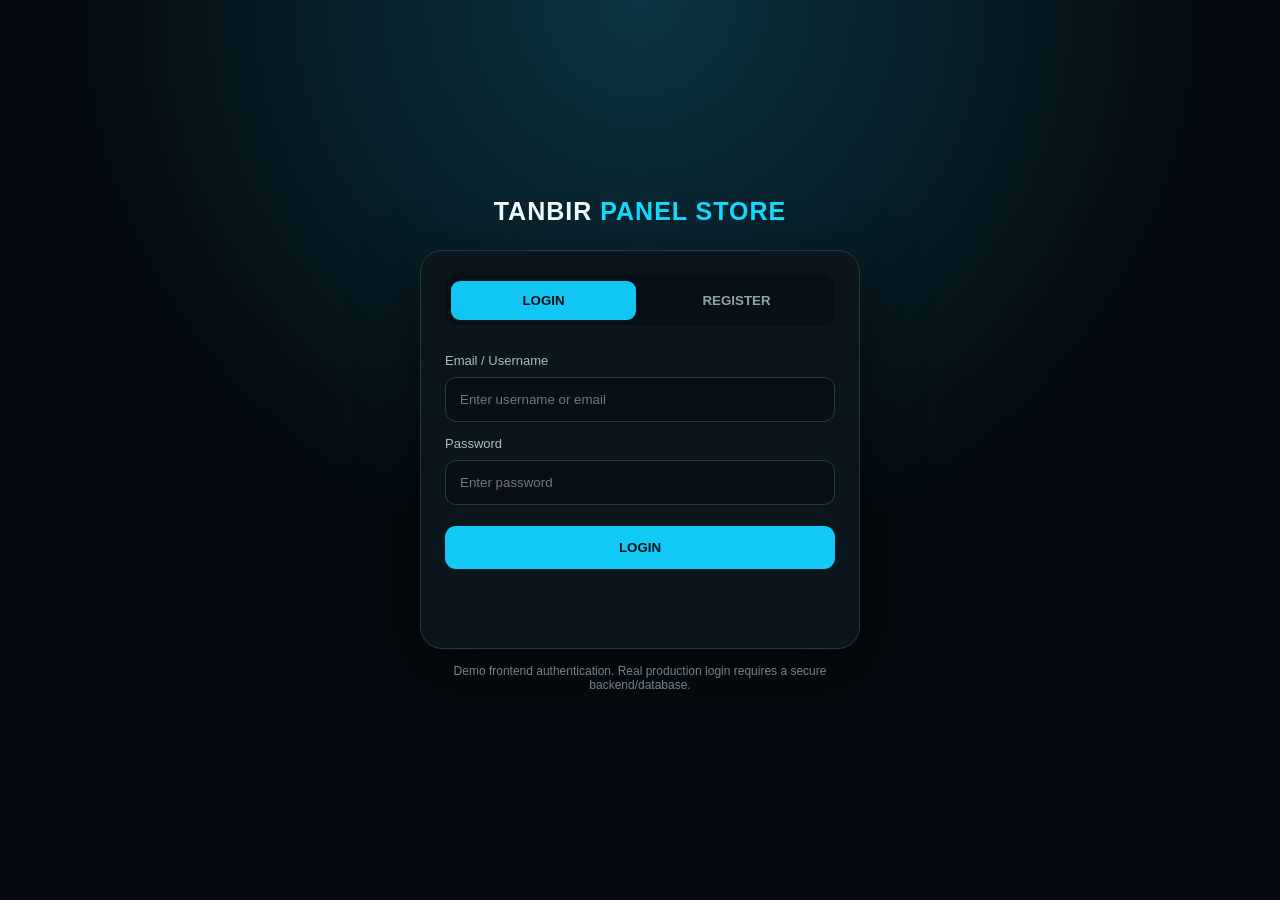
<file: index.html>
<!doctype html>
<html lang="bn">
<head>
<meta charset="utf-8">
<meta name="viewport" content="width=device-width,initial-scale=1">
<title>TANBIR PANEL STORE — Login</title>
<link rel="stylesheet" href="style.css">
</head>
<body>
<div class="shell">
  <div class="brand">TANBIR <span>PANEL STORE</span></div>
  <div class="card">
    <div class="tabs">
      <button class="tab active" onclick="showTab('login')">LOGIN</button>
      <button class="tab" onclick="showTab('register')">REGISTER</button>
    </div>

    <form id="login" class="form" onsubmit="login(event)">
      <label>Email / Username</label>
      <input id="loginUser" required placeholder="Enter username or email">
      <label>Password</label>
      <input id="loginPass" type="password" required placeholder="Enter password">
      <button class="primary">LOGIN</button>
      <p id="loginMsg" class="msg"></p>
    </form>

    <form id="register" class="form hidden" onsubmit="register(event)">
      <label>Username</label>
      <input id="regUser" required minlength="3" placeholder="Choose username">
      <label>Email</label>
      <input id="regEmail" type="email" required placeholder="you@example.com">
      <label>Password</label>
      <input id="regPass" type="password" required minlength="6" placeholder="Minimum 6 characters">
      <label>Confirm Password</label>
      <input id="regConfirm" type="password" required placeholder="Repeat password">
      <button class="primary">CREATE ACCOUNT</button>
      <p id="regMsg" class="msg"></p>
    </form>
  </div>
  <p class="note">Demo frontend authentication. Real production login requires a secure backend/database.</p>
</div>
<script src="script.js"></script>
</body>
</html>
</file>
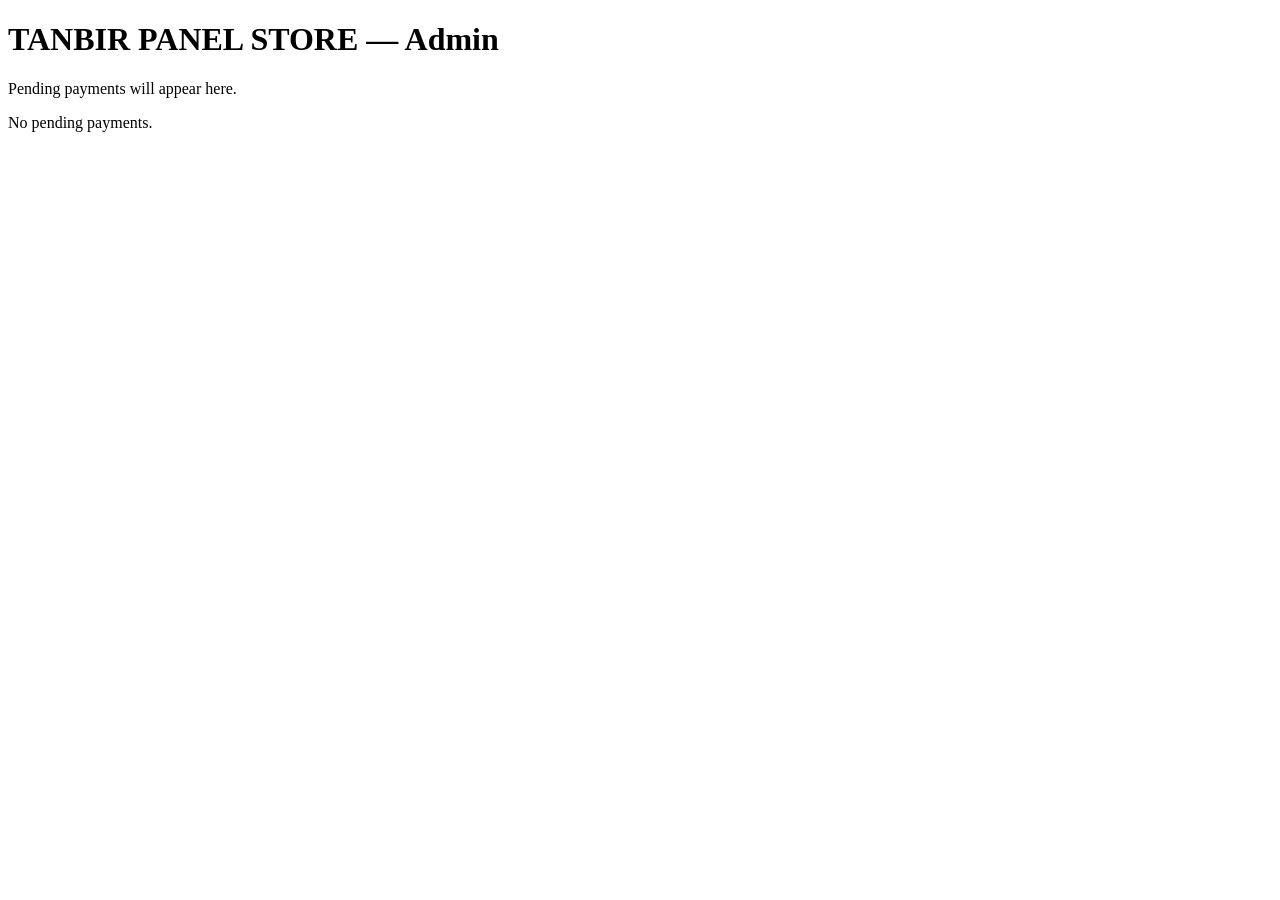
<file: admin.html>
<!DOCTYPE html>
<html lang="en">
<head>
<meta charset="UTF-8">
<meta name="viewport" content="width=device-width, initial-scale=1">
<title>Admin - TANBIR PANEL STORE</title>
</head>
<body>

<h1>TANBIR PANEL STORE — Admin</h1>
<p>Pending payments will appear here.</p>

<div id="payments"></div>

<script>
const box = document.getElementById("payments");

const payment = localStorage.getItem("tanbirPendingPayment");

if (payment) {
  const data = JSON.parse(payment);

  box.innerHTML = `
    <h2>Pending Payment</h2>
    <p><b>Product:</b> ${data.product}</p>
    <p><b>Amount:</b> ₹${data.amount}</p>
    <p><b>UTR:</b> ${data.utr}</p>
    <p><b>Status:</b> ${data.status}</p>
  `;
} else {
  box.innerHTML = "<p>No pending payments.</p>";
}
</script>

</body>
</html>
</file>
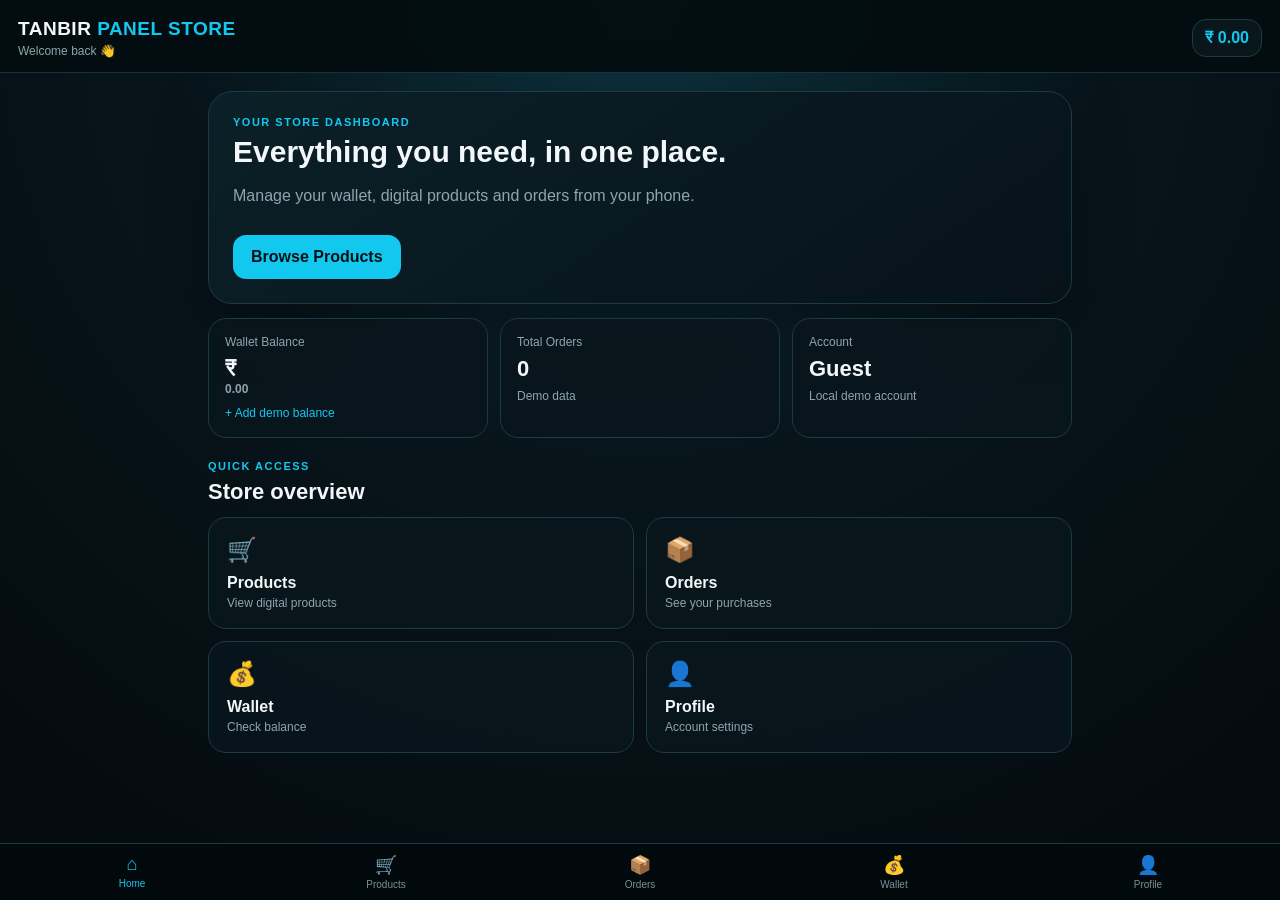
<file: dashboard.html>
<!doctype html>
<html lang="bn">
<head>
  <meta charset="utf-8">
  <meta name="viewport" content="width=device-width, initial-scale=1">
  <title>TANBIR PANEL STORE — Dashboard</title>
  <link rel="stylesheet" href="dashboard.css">
</head>
<body>
  <header class="topbar">
    <div>
      <div class="brand">TANBIR <span>PANEL STORE</span></div>
      <div class="welcome">Welcome back 👋</div>
    </div>
    <div class="wallet-mini">₹ <span id="walletTop">0.00</span></div>
  </header>

  <main class="page">
    <section class="hero">
      <div>
        <p class="eyebrow">YOUR STORE DASHBOARD</p>
        <h1>Everything you need, in one place.</h1>
        <p class="muted">Manage your wallet, digital products and orders from your phone.</p>
      </div>
      <button class="primary" onclick="showSection('products')">Browse Products</button>
    </section>

    <section class="stats">
      <div class="stat-card">
        <span>Wallet Balance</span>
        <strong>₹<span id="walletCard">0.00</span></strong>
        <button onclick="addDemoMoney()">+ Add demo balance</button>
      </div>
      <div class="stat-card">
        <span>Total Orders</span>
        <strong id="orderCount">0</strong>
        <small>Demo data</small>
      </div>
      <div class="stat-card">
        <span>Account</span>
        <strong id="userName">Guest</strong>
        <small>Local demo account</small>
      </div>
    </section>

    <section id="home" class="content-section active">
      <div class="section-head">
        <div>
          <p class="eyebrow">QUICK ACCESS</p>
          <h2>Store overview</h2>
        </div>
      </div>
      <div class="quick-grid">
        <button class="quick" onclick="showSection('products')">🛒<b>Products</b><span>View digital products</span></button>
        <button class="quick" onclick="showSection('orders')">📦<b>Orders</b><span>See your purchases</span></button>
        <button class="quick" onclick="showSection('wallet')">💰<b>Wallet</b><span>Check balance</span></button>
        <button class="quick" onclick="showSection('profile')">👤<b>Profile</b><span>Account settings</span></button>
      </div>
    </section>

    <section id="products" class="content-section">
      <div class="section-head">
        <div>
          <p class="eyebrow">DIGITAL PRODUCTS</p>
          <h2>Featured products</h2>
        </div>
      </div>
      <div class="products">
        <article class="product">
          <div class="product-icon">⚡</div>
          <h3>Premium Digital Pack</h3>
          <p>Instant digital delivery after purchase.</p>
          <div class="product-bottom"><strong>₹99</strong><button onclick="buyProduct('Premium Digital Pack',99)">Buy</button></div>
        </article>
        <article class="product">
          <div class="product-icon">🚀</div>
          <h3>Pro Digital Pack</h3>
          <p>A larger digital bundle for your store.</p>
          <div class="product-bottom"><strong>₹199</strong><button onclick="buyProduct('Pro Digital Pack',199)">Buy</button></div>
        </article>
        <article class="product">
          <div class="product-icon">💎</div>
          <h3>Ultimate Digital Pack</h3>
          <p>Premium digital content with instant access.</p>
          <div class="product-bottom"><strong>₹299</strong><button onclick="buyProduct('Ultimate Digital Pack',299)">Buy</button></div>
        </article>
      </div>
    </section>

    <section id="orders" class="content-section">
      <div class="section-head"><div><p class="eyebrow">PURCHASE HISTORY</p><h2>Your orders</h2></div></div>
      <div id="ordersList" class="orders-empty">No orders yet. Purchase a product to see it here.</div>
    </section>

    <section id="wallet" class="content-section">
      <div class="section-head"><div><p class="eyebrow">WALLET</p><h2>Your balance</h2></div></div>
      <div class="wallet-box">
        <span>Available balance</span>
        <strong>₹<span id="walletLarge">0.00</span></strong>
        <button class="primary" onclick="addDemoMoney()">Add demo balance</button>
        <p class="muted">This is a frontend demo. Real payments require a secure payment/backend system.</p>
      </div>
    </section>

    <section id="profile" class="content-section">
      <div class="section-head"><div><p class="eyebrow">ACCOUNT</p><h2>Profile</h2></div></div>
      <div class="profile-card">
        <div class="avatar">T</div>
        <div><strong id="profileName">Guest User</strong><span id="profileEmail">Demo account</span></div>
      </div>
      <button class="logout" onclick="logout()">Logout</button>
    </section>
  </main>

  <nav class="bottom-nav">
    <button class="nav-item active" data-section="home" onclick="showSection('home')">⌂<span>Home</span></button>
    <button class="nav-item" data-section="products" onclick="showSection('products')">🛒<span>Products</span></button>
    <button class="nav-item" data-section="orders" onclick="showSection('orders')">📦<span>Orders</span></button>
    <button class="nav-item" data-section="wallet" onclick="showSection('wallet')">💰<span>Wallet</span></button>
    <button class="nav-item" data-section="profile" onclick="showSection('profile')">👤<span>Profile</span></button>
  </nav>

  <div id="toast" class="toast"></div>
  <script src="dashboard.js"></script>
</body>
</html>
</file>
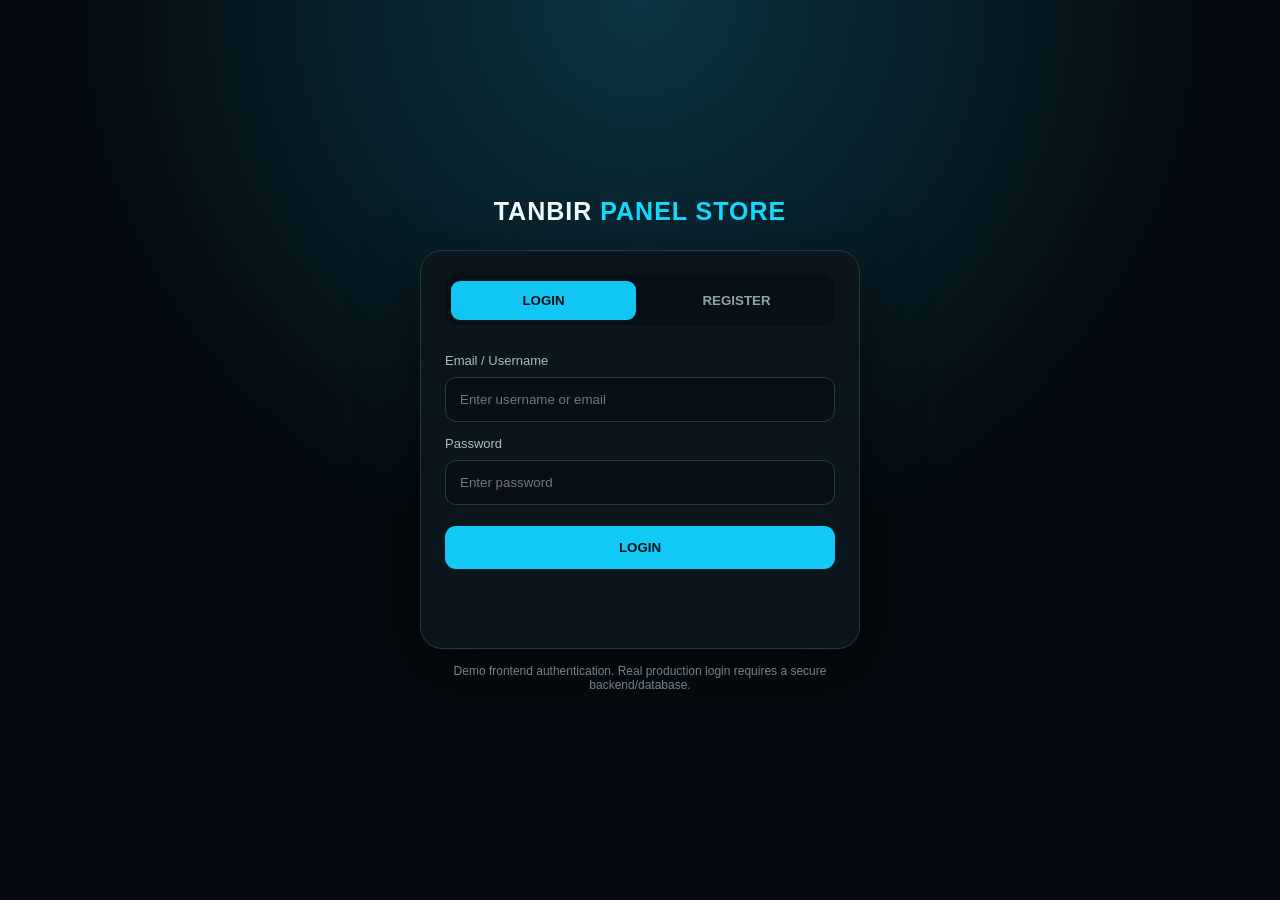
<file: login.html>
<!doctype html>
<html lang="bn">
<head>
<meta charset="utf-8">
<meta name="viewport" content="width=device-width,initial-scale=1">
<title>TANBIR PANEL STORE — Login</title>
<link rel="stylesheet" href="style.css">
</head>
<body>
<div class="shell">
  <div class="brand">TANBIR <span>PANEL STORE</span></div>
  <div class="card">
    <div class="tabs">
      <button class="tab active" onclick="showTab('login')">LOGIN</button>
      <button class="tab" onclick="showTab('register')">REGISTER</button>
    </div>

    <form id="login" class="form" onsubmit="login(event)">
      <label>Email / Username</label>
      <input id="loginUser" required placeholder="Enter username or email">
      <label>Password</label>
      <input id="loginPass" type="password" required placeholder="Enter password">
      <button class="primary">LOGIN</button>
      <p id="loginMsg" class="msg"></p>
    </form>

    <form id="register" class="form hidden" onsubmit="register(event)">
      <label>Username</label>
      <input id="regUser" required minlength="3" placeholder="Choose username">
      <label>Email</label>
      <input id="regEmail" type="email" required placeholder="you@example.com">
      <label>Password</label>
      <input id="regPass" type="password" required minlength="6" placeholder="Minimum 6 characters">
      <label>Confirm Password</label>
      <input id="regConfirm" type="password" required placeholder="Repeat password">
      <button class="primary">CREATE ACCOUNT</button>
      <p id="regMsg" class="msg"></p>
    </form>
  </div>
  <p class="note">Demo frontend authentication. Real production login requires a secure backend/database.</p>
</div>
<script src="script.js"></script>
</body>
</html>
</file>
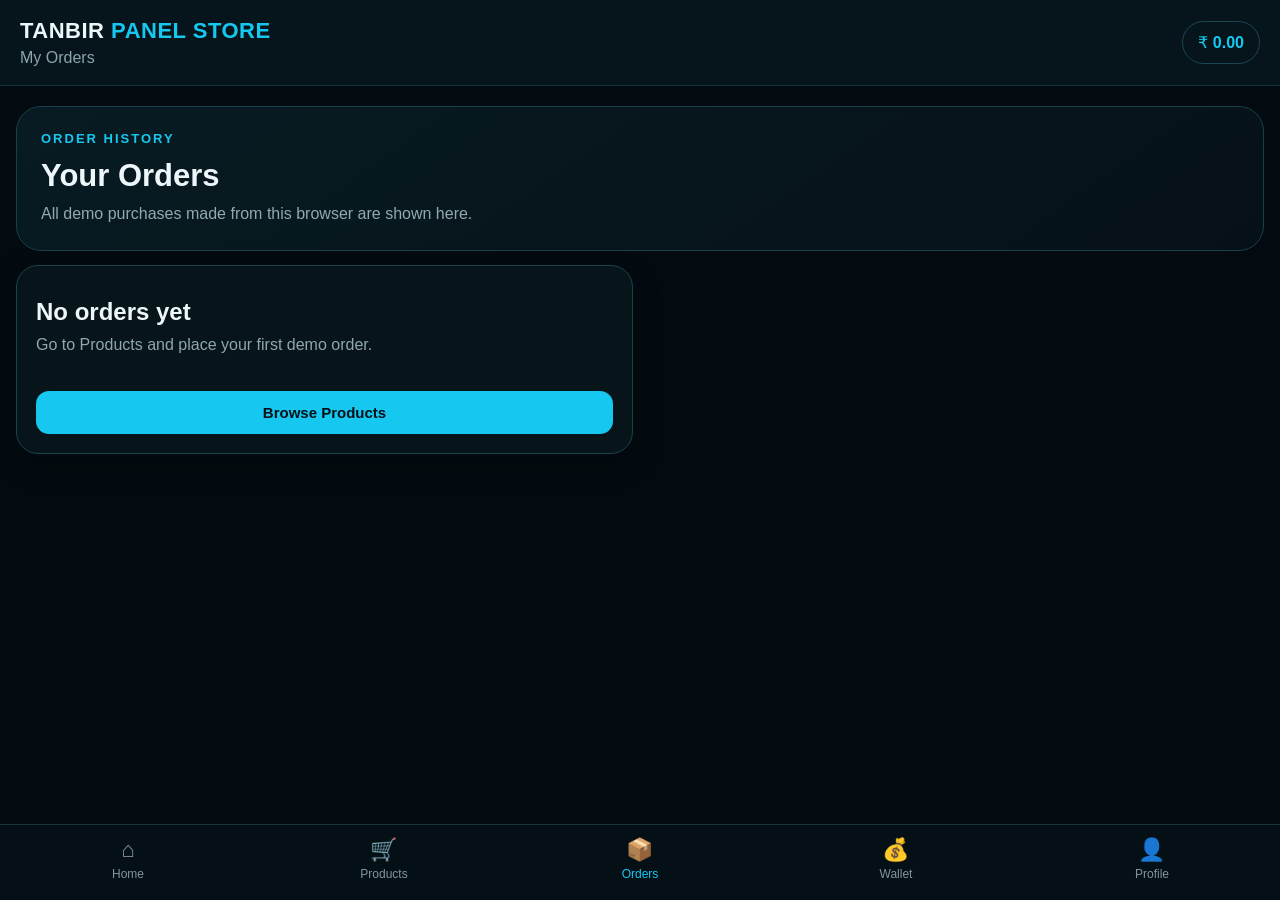
<file: orders.html>
<!doctype html>
<html lang="en">
<head>
<meta charset="utf-8"><meta name="viewport" content="width=device-width,initial-scale=1">
<title>Orders - TANBIR PANEL STORE</title><link rel="stylesheet" href="products.css">
</head>
<body>
<header class="topbar"><div><div class="brand">TANBIR <span>PANEL STORE</span></div><div class="sub">My Orders</div></div><a class="wallet" href="dashboard.html">₹ <b id="walletBalance">0.00</b></a></header>
<main><section class="hero"><div class="eyebrow">ORDER HISTORY</div><h1>Your Orders</h1><p>All demo purchases made from this browser are shown here.</p></section><section id="orders" class="grid"></section></main>
<nav class="bottom-nav"><a href="dashboard.html">⌂<small>Home</small></a><a href="products.html">🛒<small>Products</small></a><a class="active" href="orders.html">📦<small>Orders</small></a><a href="dashboard.html">💰<small>Wallet</small></a><a href="dashboard.html">👤<small>Profile</small></a></nav>
<script>
function money(n){return Number(n).toFixed(2)}
function renderOrders(){
 const b=Number(localStorage.getItem("tanbir_wallet_balance")||"0"); document.getElementById("walletBalance").textContent=money(b);
 let orders=[];try{orders=JSON.parse(localStorage.getItem("tanbir_orders")||"[]")}catch{}
 const el=document.getElementById("orders");
 if(!orders.length){el.innerHTML='<article class="card"><h2>No orders yet</h2><div class="desc">Go to Products and place your first demo order.</div><a class="btn" style="display:block;text-align:center;text-decoration:none;margin-top:15px" href="products.html">Browse Products</a></article>';return}
 el.innerHTML=orders.map(o=>`<article class="card"><span class="tag">${o.status}</span><h2>${o.product}</h2><div class="price">₹${money(o.price)}</div><div class="desc">Order ID: ${o.id}<br>${o.date}</div></article>`).join("");
}
renderOrders();
</script>
</body></html>
</file>
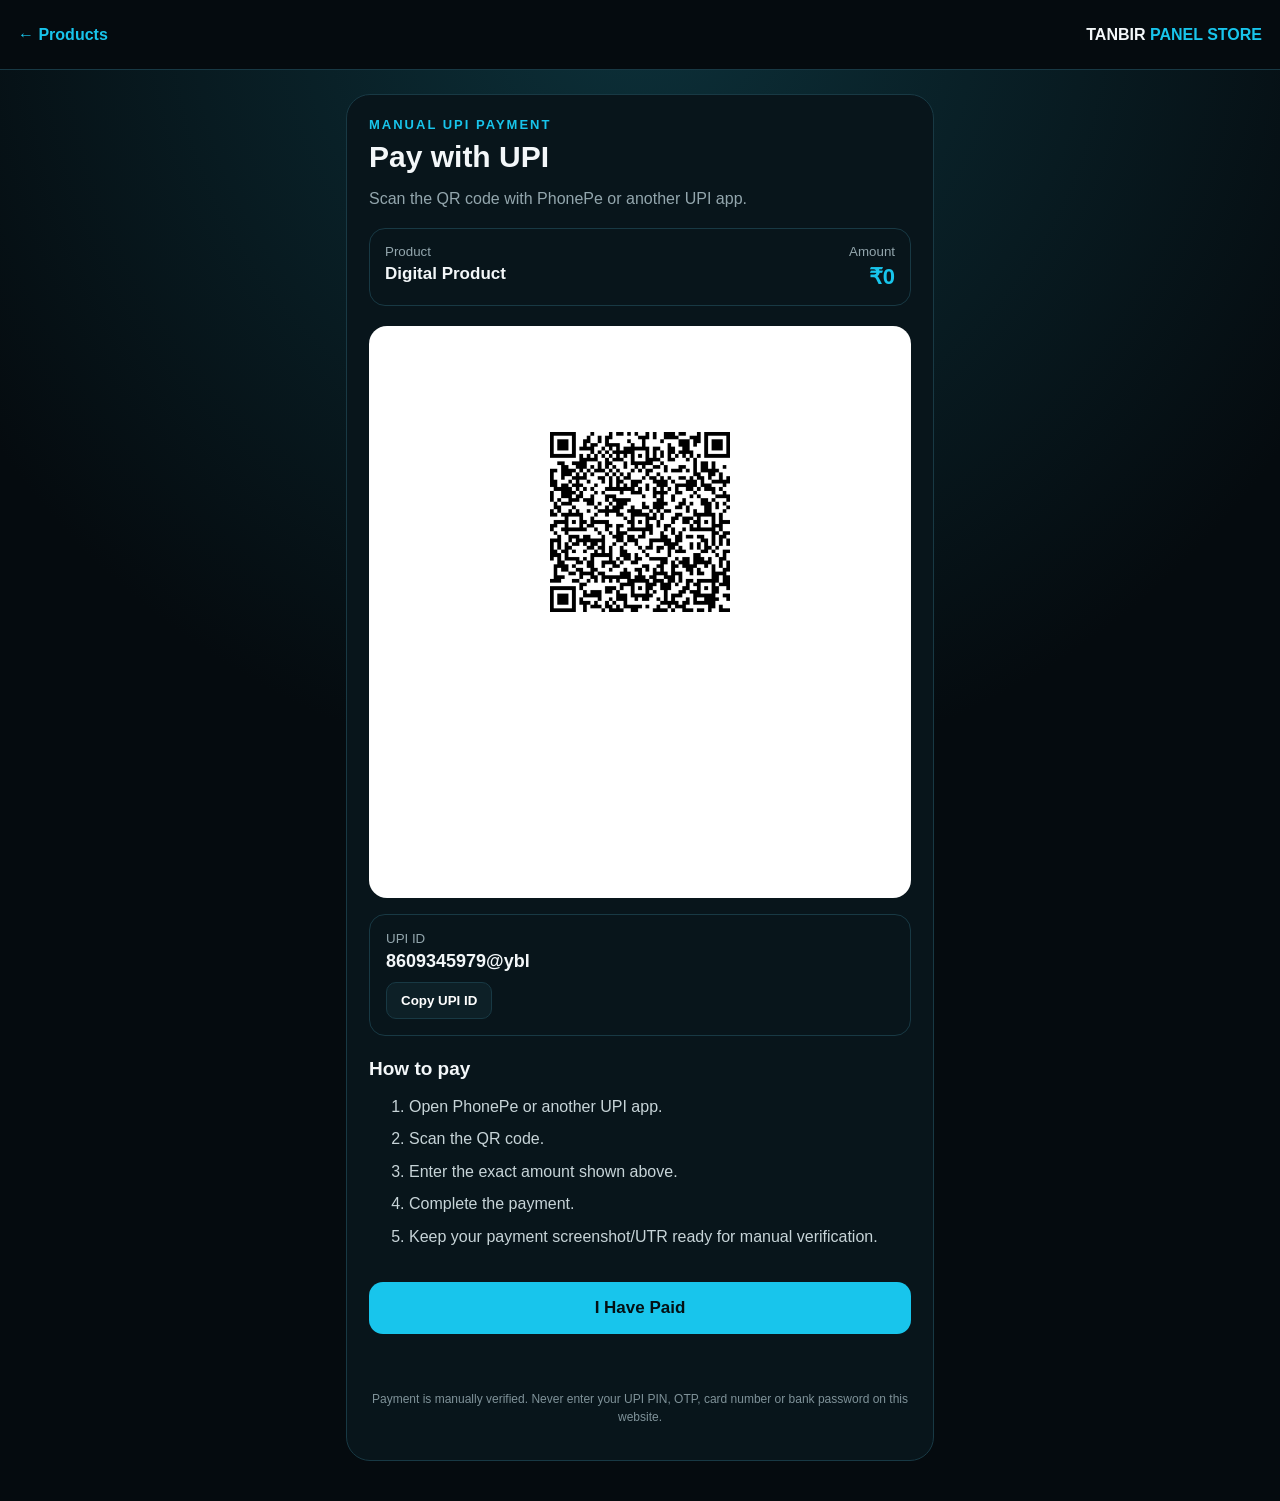
<file: payment.html>
<!DOCTYPE html>
<html lang="en">
<head>
<meta charset="UTF-8">
<meta name="viewport" content="width=device-width,initial-scale=1">
<title>Payment - TANBIR PANEL STORE</title>
<link rel="stylesheet" href="payment.css">
</head>
<body>
<header><a href="products.html">← Products</a><b>TANBIR <span>PANEL STORE</span></b></header>
<main>
<section class="card">
<div class="eyebrow">MANUAL UPI PAYMENT</div>
<h1>Pay with UPI</h1>
<p class="muted">Scan the QR code with PhonePe or another UPI app.</p>
<div class="order"><div><small>Product</small><strong id="product">Digital Product</strong></div><div><small>Amount</small><strong id="amount">₹0</strong></div></div>
<div class="qr"><img src="payment-qr.png" alt="PhonePe UPI QR code"></div>
<div class="upi"><small>UPI ID</small><strong>8609345979@ybl</strong><button id="copy">Copy UPI ID</button></div>
<h2>How to pay</h2>
<ol>
<li>Open PhonePe or another UPI app.</li>
<li>Scan the QR code.</li>
<li>Enter the exact amount shown above.</li>
<li>Complete the payment.</li>
<li>Keep your payment screenshot/UTR ready for manual verification.</li>
</ol>
<button id="paid" class="paid">I Have Paid</button>
<p id="status"></p>
<p class="warning">Payment is manually verified. Never enter your UPI PIN, OTP, card number or bank password on this website.</p>
</section>
</main>
<script src="payment.js"></script>
</body>
</html>
</file>
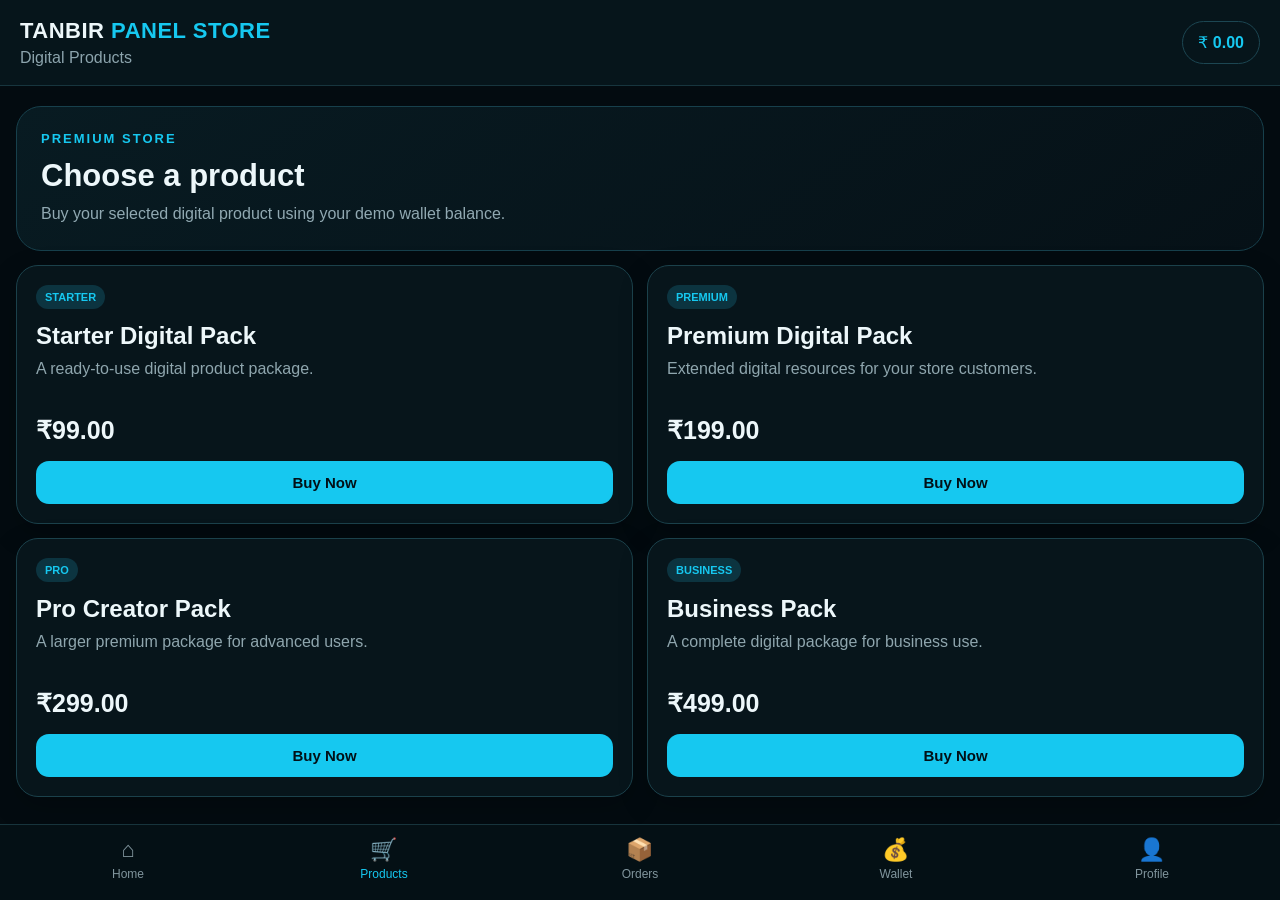
<file: products.html>
<!doctype html>
<html lang="en">
<head>
  <meta charset="utf-8">
  <meta name="viewport" content="width=device-width,initial-scale=1">
  <title>Products - TANBIR PANEL STORE</title>
  <link rel="stylesheet" href="products.css">
</head>
<body>
  <header class="topbar">
    <div>
      <div class="brand">TANBIR <span>PANEL STORE</span></div>
      <div class="sub">Digital Products</div>
    </div>
    <a class="wallet" href="dashboard.html">₹ <b id="walletBalance">0.00</b></a>
  </header>

  <main>
    <section class="hero">
      <div class="eyebrow">PREMIUM STORE</div>
      <h1>Choose a product</h1>
      <p>Buy your selected digital product using your demo wallet balance.</p>
    </section>

    <section id="productGrid" class="grid"></section>
  </main>

  <nav class="bottom-nav">
    <a href="dashboard.html">⌂<small>Home</small></a>
    <a class="active" href="products.html">🛒<small>Products</small></a>
    <a href="orders.html">📦<small>Orders</small></a>
    <a href="dashboard.html">💰<small>Wallet</small></a>
    <a href="dashboard.html">👤<small>Profile</small></a>
  </nav>

  <div id="modal" class="modal hidden">
    <div class="modal-card">
      <button class="close" onclick="closeModal()">×</button>
      <div class="icon">🛍️</div>
      <h2 id="modalTitle">Confirm order</h2>
      <p id="modalText"></p>
      <div class="modal-actions">
        <button class="btn secondary" onclick="closeModal()">Cancel</button>
        <button class="btn" id="confirmBtn">Confirm Buy</button>
      </div>
      <div id="orderMsg" class="message"></div>
    </div>
  </div>

  <script src="products.js?v=2"></script>
</body>
</html>
</file>
<file: style.css>
*{box-sizing:border-box}body{margin:0;min-height:100vh;background:radial-gradient(circle at top,#0a3542,#050b10 52%);color:#eefaff;font-family:Arial,sans-serif;display:grid;place-items:center;padding:20px}.shell{width:min(440px,100%)}.brand{text-align:center;font-size:25px;font-weight:900;letter-spacing:1px;margin-bottom:24px}.brand span{color:#12d9ff}.card{background:#0b151c;border:1px solid #203944;border-radius:22px;padding:24px;box-shadow:0 20px 60px #0008}.tabs{display:flex;gap:8px;background:#071016;padding:6px;border-radius:13px;margin-bottom:22px}.tab{flex:1;border:0;background:transparent;color:#8da2ad;padding:12px;border-radius:9px;font-weight:900;cursor:pointer}.tab.active{background:#11c6f3;color:#001017}.form{display:flex;flex-direction:column;gap:9px}.form label{font-size:13px;color:#a9bac2;margin-top:5px}.form input{background:#071016;border:1px solid #263b44;color:#fff;border-radius:11px;padding:14px;outline:none}.form input:focus{border-color:#10c9f5}.primary{margin-top:12px;border:0;border-radius:11px;padding:14px;background:#10c9f5;color:#001018;font-weight:900;cursor:pointer}.msg{min-height:20px;text-align:center;font-size:13px}.hidden{display:none}.note{text-align:center;color:#70838d;font-size:12px;margin-top:15px}
</file>
<file: dashboard.css>
*{box-sizing:border-box}
:root{--bg:#050d12;--card:#09161c;--card2:#0d2028;--line:#1b3b47;--text:#f3f7f9;--muted:#8fa5ae;--cyan:#13c8ef}
body{margin:0;background:radial-gradient(circle at top,#0d3440 0,#07151b 42%,#04090d 100%);color:var(--text);font-family:Arial,sans-serif;min-height:100vh;padding-bottom:90px}
button{font:inherit}
.topbar{position:sticky;top:0;z-index:5;display:flex;justify-content:space-between;align-items:center;padding:18px 18px 14px;background:rgba(4,12,16,.92);backdrop-filter:blur(12px);border-bottom:1px solid #17323b}
.brand{font-weight:900;font-size:19px;letter-spacing:.5px}.brand span{color:var(--cyan)}
.welcome{font-size:12px;color:var(--muted);margin-top:4px}.wallet-mini{padding:9px 12px;border:1px solid var(--line);border-radius:14px;background:#09171d;color:var(--cyan);font-weight:800}
.page{max-width:900px;margin:auto;padding:18px}
.hero{padding:24px;border:1px solid var(--line);border-radius:24px;background:linear-gradient(145deg,#0b2028,#071219);box-shadow:0 20px 60px #0005}
.eyebrow{font-size:11px;letter-spacing:1.5px;color:var(--cyan);font-weight:800;margin:0 0 7px}
h1{font-size:30px;line-height:1.1;margin:0 0 10px}h2{margin:0;font-size:22px}.muted{color:var(--muted);line-height:1.55}
.primary,.product button{border:0;border-radius:13px;background:var(--cyan);color:#031016;font-weight:900;padding:13px 18px;cursor:pointer}
.hero .primary{margin-top:10px}.stats{display:grid;grid-template-columns:repeat(3,1fr);gap:12px;margin:14px 0}
.stat-card,.quick,.product,.wallet-box,.profile-card{border:1px solid var(--line);background:rgba(8,22,28,.9);border-radius:18px}
.stat-card{padding:16px}.stat-card span,.stat-card small{display:block;color:var(--muted);font-size:12px}.stat-card strong{display:block;font-size:22px;margin:7px 0}.stat-card button{background:none;border:0;color:var(--cyan);padding:0;font-size:12px}
.content-section{display:none;margin-top:22px}.content-section.active{display:block}.section-head{margin-bottom:12px}
.quick-grid{display:grid;grid-template-columns:repeat(2,1fr);gap:12px}.quick{text-align:left;padding:18px;color:var(--text);cursor:pointer}.quick:first-letter{font-size:24px}.quick b,.quick span{display:block}.quick b{margin-top:10px}.quick span{font-size:12px;color:var(--muted);margin-top:4px}
.products{display:grid;gap:12px}.product{padding:18px}.product-icon{font-size:28px}.product h3{margin:10px 0 6px}.product p{color:var(--muted);font-size:13px}.product-bottom{display:flex;align-items:center;justify-content:space-between;margin-top:15px}.product-bottom strong{font-size:21px}
.orders-empty,.wallet-box,.profile-card{padding:20px;color:var(--muted)}.order{display:flex;justify-content:space-between;gap:12px;padding:14px 0;border-bottom:1px solid var(--line);color:var(--text)}.wallet-box strong{display:block;color:var(--cyan);font-size:36px;margin:10px 0 18px}.profile-card{display:flex;align-items:center;gap:14px;color:var(--text)}.profile-card span{display:block;color:var(--muted);font-size:12px;margin-top:4px}.avatar{width:48px;height:48px;border-radius:50%;display:grid;place-items:center;background:var(--cyan);color:#031016;font-weight:900;font-size:22px}.logout{margin-top:14px;border:1px solid #6c2630;background:#2a1116;color:#ff9ca8;border-radius:12px;padding:12px 18px}
.bottom-nav{position:fixed;bottom:0;left:0;right:0;z-index:10;display:flex;justify-content:space-around;padding:9px 5px calc(9px + env(safe-area-inset-bottom));background:rgba(3,10,14,.96);border-top:1px solid var(--line);backdrop-filter:blur(14px)}
.nav-item{border:0;background:none;color:#78909a;display:flex;flex-direction:column;align-items:center;gap:3px;font-size:18px;min-width:58px;cursor:pointer}.nav-item span{font-size:10px}.nav-item.active{color:var(--cyan)}
.toast{position:fixed;left:50%;bottom:85px;transform:translateX(-50%) translateY(20px);background:#102932;border:1px solid var(--line);padding:12px 16px;border-radius:12px;opacity:0;pointer-events:none;transition:.25s;color:var(--text);font-size:13px}.toast.show{opacity:1;transform:translateX(-50%) translateY(0)}
@media(max-width:650px){.stats{grid-template-columns:1fr}.hero{padding:20px}h1{font-size:25px}.page{padding:14px}.wallet-mini{font-size:12px}}
</file>
<file: products.css>
*{box-sizing:border-box}body{margin:0;background:#030b10;color:#edf7fa;font-family:Arial,sans-serif;padding-bottom:86px}.topbar{position:sticky;top:0;z-index:5;background:#06151b;border-bottom:1px solid #17353e;padding:18px 20px;display:flex;justify-content:space-between;align-items:center}.brand{font-weight:900;font-size:22px;letter-spacing:.5px}.brand span,.eyebrow{color:#16c8f0}.sub{color:#8ca4ad;margin-top:5px}.wallet{color:#16c8f0;border:1px solid #1c4652;border-radius:25px;padding:11px 15px;text-decoration:none}.hero{margin:20px 16px 14px;padding:24px;border:1px solid #17404c;border-radius:25px;background:linear-gradient(145deg,#081b22,#061117)}.eyebrow{font-weight:800;letter-spacing:2px;font-size:13px}.hero h1{font-size:31px;margin:12px 0 8px}.hero p{color:#91a9b2;line-height:1.5;margin:0}.grid{display:grid;grid-template-columns:1fr;gap:14px;padding:0 16px}.card{border:1px solid #1b414b;border-radius:22px;padding:19px;background:#07151b;box-shadow:0 10px 30px #0003}.tag{display:inline-block;background:#0c3440;color:#16c8f0;border-radius:15px;padding:6px 9px;font-size:11px;font-weight:bold}.card h2{margin:13px 0 7px}.desc{color:#8fa6ae;line-height:1.45;min-height:43px}.price{font-size:25px;font-weight:900;margin:16px 0}.btn{border:0;background:#16c8f0;color:#021017;font-weight:900;border-radius:13px;padding:13px 17px;width:100%;font-size:15px}.secondary{background:#10252d;color:#d8e7eb}.bottom-nav{position:fixed;bottom:0;left:0;right:0;height:76px;background:#041015;border-top:1px solid #17343c;display:flex;justify-content:space-around;z-index:10}.bottom-nav a{color:#81959d;text-decoration:none;text-align:center;padding-top:12px;font-size:22px;min-width:18%}.bottom-nav a.active{color:#16c8f0}.bottom-nav small{display:block;font-size:12px;margin-top:4px}.modal{position:fixed;inset:0;background:#0009;display:flex;align-items:center;justify-content:center;padding:20px;z-index:20}.hidden{display:none}.modal-card{width:min(430px,100%);background:#07151b;border:1px solid #20505d;border-radius:24px;padding:24px;position:relative}.close{position:absolute;right:15px;top:10px;border:0;background:none;color:#9db2b9;font-size:30px}.icon{text-align:center;font-size:40px}.modal-card h2{text-align:center}.modal-card p{color:#9cb0b7;line-height:1.5}.modal-actions{display:flex;gap:10px;margin-top:20px}.message{text-align:center;margin-top:15px;color:#16c8f0;min-height:20px}@media(min-width:650px){.grid{grid-template-columns:repeat(2,1fr)}}
</file>
<file: payment.css>
*{box-sizing:border-box}body{margin:0;min-height:100vh;background:radial-gradient(circle at top,#0c3039,#050b0f 48%);color:#f3f7f9;font-family:Arial,sans-serif}header{min-height:70px;padding:14px 18px;display:flex;justify-content:space-between;align-items:center;border-bottom:1px solid #183944;background:#050b0f}header a{color:#18c5ec;text-decoration:none;font-weight:700}header b{font-size:16px}header span,.eyebrow,#amount{color:#18c5ec}main{max-width:620px;margin:auto;padding:24px 16px 40px}.card{background:#08151b;border:1px solid #183944;border-radius:24px;padding:22px}.eyebrow{font-size:13px;font-weight:900;letter-spacing:2px}h1{margin:8px 0;font-size:30px}.muted{color:#93a6ad}.order{display:flex;justify-content:space-between;gap:15px;padding:15px;margin:20px 0;border:1px solid #183944;border-radius:16px}.order small,.upi small{display:block;color:#93a6ad;margin-bottom:5px}.order strong{font-size:17px}.order div:last-child{text-align:right}.order div:last-child strong{font-size:22px}.qr{background:#fff;border-radius:18px;padding:16px;text-align:center}.qr img{width:min(100%,360px);display:block;margin:auto}.upi{margin-top:16px;padding:16px;border:1px solid #183944;border-radius:16px}.upi strong{display:block;font-size:18px}.upi button{margin-top:10px;padding:10px 14px;border-radius:10px;border:1px solid #183944;background:#0d2027;color:#fff;font-weight:700}h2{font-size:19px;margin-top:22px}li{margin:10px 0;color:#c7d4d8;line-height:1.4}.paid{width:100%;margin-top:18px;padding:16px;border:0;border-radius:14px;background:#18c5ec;color:#041014;font-size:17px;font-weight:900}#status{min-height:24px;text-align:center;color:#8fe8f7;font-weight:700}.warning{text-align:center;color:#7f9299;font-size:12px;line-height:1.5}@media(max-width:420px){.card{padding:17px}.order{flex-direction:column}.order div:last-child{text-align:left}}
</file>
